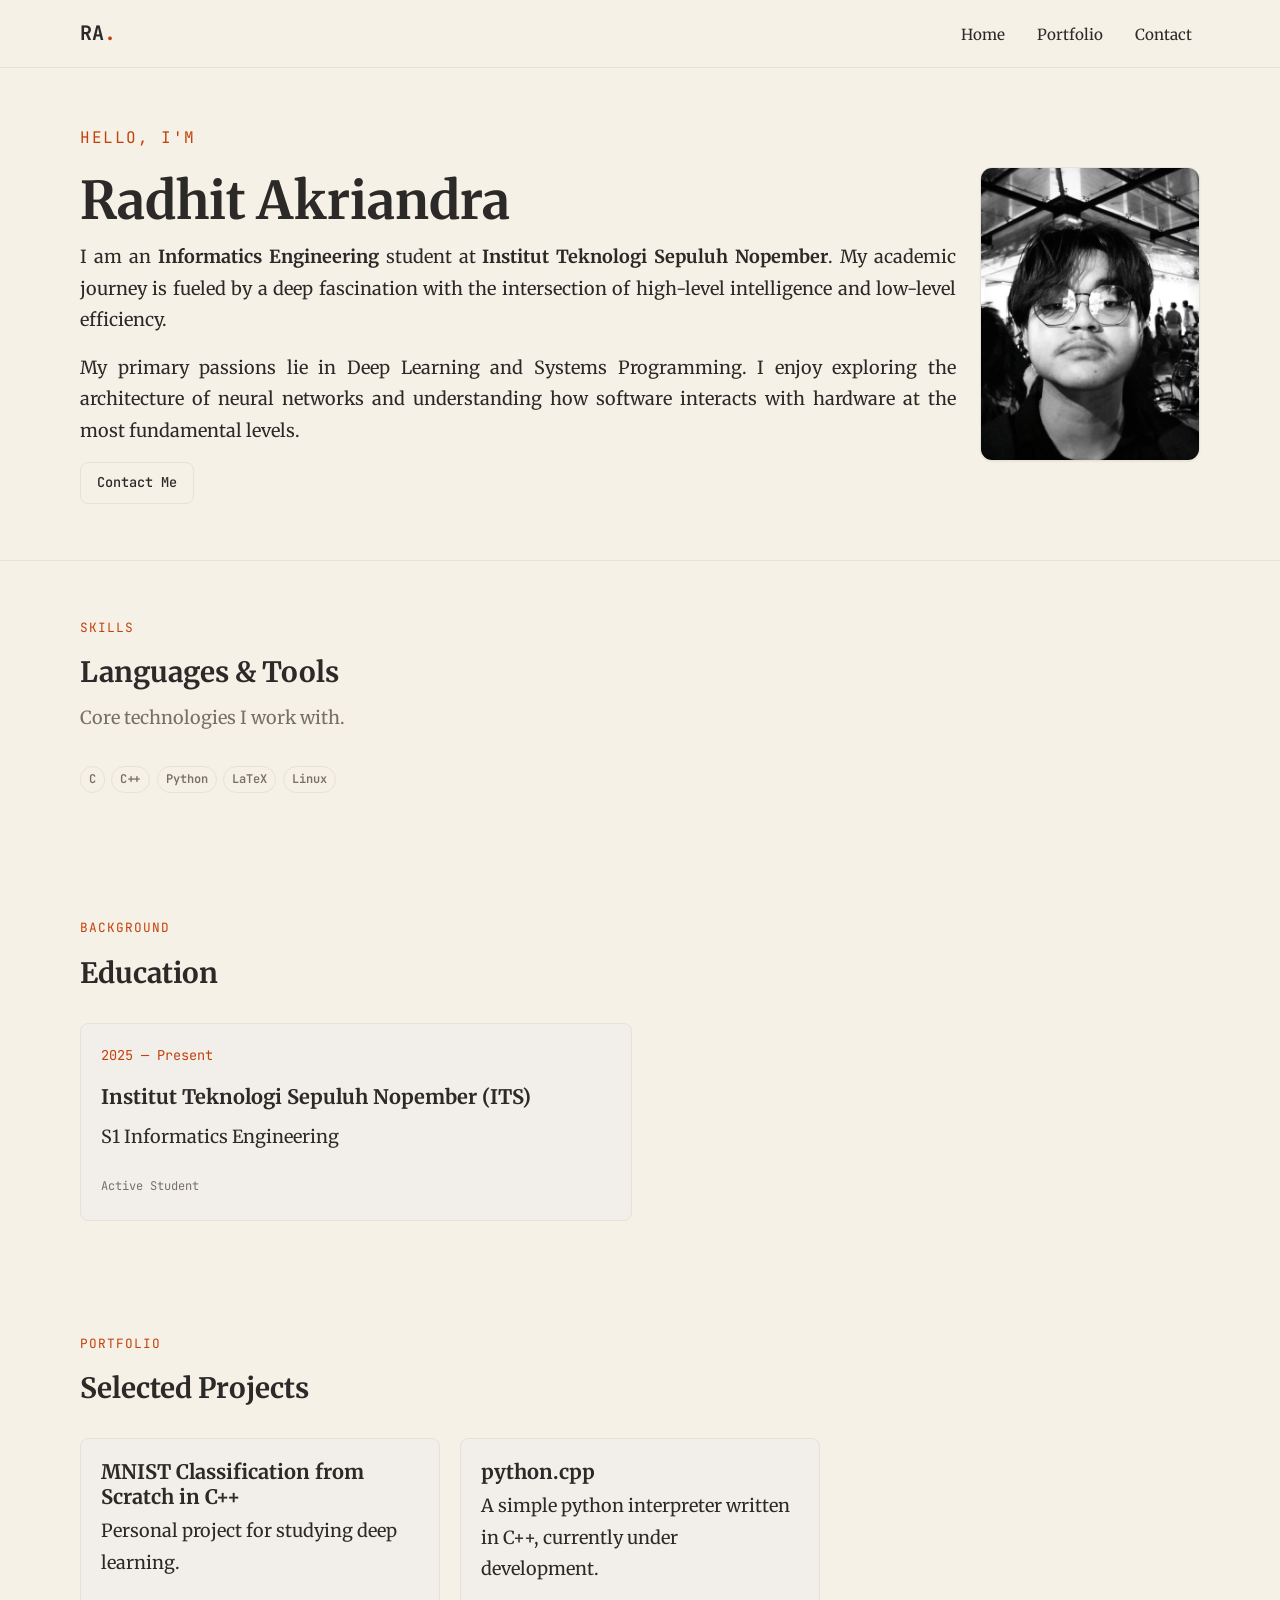
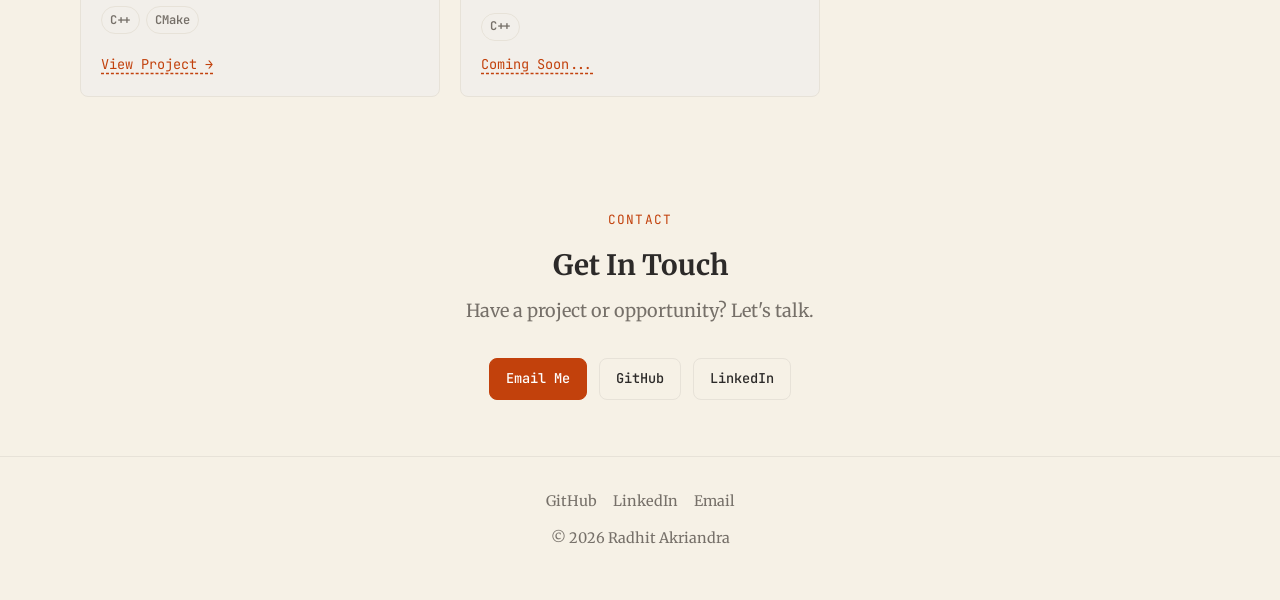
<file: tugas/tugas-1/index.html>
<!DOCTYPE html>
<html lang="en">
<head>
  <meta charset="UTF-8" />
  <meta name="viewport" content="width=device-width, initial-scale=1.0" />
  <title>Radhit Akriandra — Portfolio</title>
  <meta name="description" content="Radhit Akriandra — Informatics student. Skills, tools, education, and portfolio." />

  <link rel="preconnect" href="https://fonts.googleapis.com" />
  <link rel="preconnect" href="https://fonts.gstatic.com" crossorigin />
  <link
    href="https://fonts.googleapis.com/css2?family=JetBrains+Mono:ital,wght@0,400..700;1,400..700&family=Merriweather:ital,wght@0,300;0,400;0,700;1,300;1,400;1,700&display=swap"
    rel="stylesheet"
  />
  <link rel="stylesheet" href="css/style.css" />
</head>
<body>
  <header class="site-header">
    <nav class="navbar container" aria-label="Main navigation">
      <a class="logo" href="#home">RA<span>.</span></a>
      <ul class="nav-links">
        <li><a href="#home">Home</a></li>
        <li><a href="#portfolio">Portfolio</a></li>
        <li><a href="#contact">Contact</a></li>
      </ul>
    </nav>
  </header>

  <main>
    <section id="home" class="hero">
      <div class="container hero-inner">
        <div class="hero-text">
          <p class="greeting">Hello, I'm</p>
          <h1>Radhit Akriandra</h1>
          <p>
            I am an <strong>Informatics Engineering</strong> student at
            <strong>Institut Teknologi Sepuluh Nopember</strong>. My academic
            journey is fueled by a deep fascination with the intersection of
            high-level intelligence and low-level efficiency.
          </p>
          <p>
            My primary passions lie in Deep Learning and Systems Programming.
            I enjoy exploring the architecture of neural networks and
            understanding how software interacts with hardware at the most
            fundamental levels.
          </p>
          <a class="btn btn-outline" href="#contact">Contact Me</a>
        </div>
        <div class="hero-photo">
          <img src="images/profpic.jpg" alt="Portrait of Radhit Akriandra" />
        </div>
      </div>
    </section>

    <section id="skills">
      <div class="container">
        <div class="section-head">
          <p class="eyebrow">Skills</p>
          <h2>Languages &amp; Tools</h2>
          <p class="lead">Core technologies I work with.</p>
        </div>
        <div class="tags">
          <span class="tag">C</span>
          <span class="tag">C++</span>
          <span class="tag">Python</span>
          <span class="tag">LaTeX</span>
          <span class="tag">Linux</span>
        </div>
      </div>
    </section>

    <section id="education">
      <div class="container">
        <div class="section-head">
          <p class="eyebrow">Background</p>
          <h2>Education</h2>
        </div>
        <div class="timeline">
          <article class="card timeline-item">
            <p class="meta">2025 — Present</p>
            <h3>Institut Teknologi Sepuluh Nopember (ITS)</h3>
            <p>S1 Informatics Engineering</p>
            <span class="status">Active Student</span>
          </article>
        </div>
      </div>
    </section>

    <section id="portfolio">
      <div class="container">
        <div class="section-head">
          <p class="eyebrow">Portfolio</p>
          <h2>Selected Projects</h2>
        </div>
        <div class="projects-grid">
          <article class="card project-card">
            <div class="project-body">
              <h3>MNIST Classification from Scratch in C++</h3>
              <p>Personal project for studying deep learning.</p>
              <div class="tags"><span class="tag">C++</span><span class="tag">CMake</span></div>
              <a class="project-link" href="https://github.com/dhitshine/mnist-classification-in-cpp" target="_blank" rel="noreferrer">View Project →</a>
            </div>
          </article>
          <article class="card project-card">
            <div class="project-body">
              <h3>python.cpp</h3>
              <p>A simple python interpreter written in C++, currently under development.</p>
              <div class="tags"><span class="tag">C++</span></div>
              <span class="project-link project-soon">Coming Soon...</span>
            </div>
          </article>
        </div>
      </div>
    </section>

    <section id="contact">
      <div class="container contact-inner">
        <div class="section-head">
          <p class="eyebrow">Contact</p>
          <h2>Get In Touch</h2>
          <p class="lead">Have a project or opportunity? Let's talk.</p>
        </div>
        <div class="contact-links">
          <a class="btn btn-primary" href="mailto:rakriandra@gmail.com">Email Me</a>
          <a class="btn btn-outline" href="https://github.com/dhitshine" target="_blank" rel="noreferrer">GitHub</a>
          <a class="btn btn-outline" href="https://www.linkedin.com/in/radhit-akriandra/" target="_blank" rel="noreferrer">LinkedIn</a>
        </div>
      </div>
    </section>
  </main>

  <footer class="site-footer">
    <div class="container">
      <div class="footer-socials">
        <a href="https://github.com/dhitshine" target="_blank" rel="noreferrer">GitHub</a>
        <a href="https://www.linkedin.com/in/radhit-akriandra/" target="_blank" rel="noreferrer">LinkedIn</a>
        <a href="mailto:rakriandra@gmail.com">Email</a>
      </div>
      <p>&copy; 2026 Radhit Akriandra</p>
    </div>
  </footer>
</body>
</html>
</file>
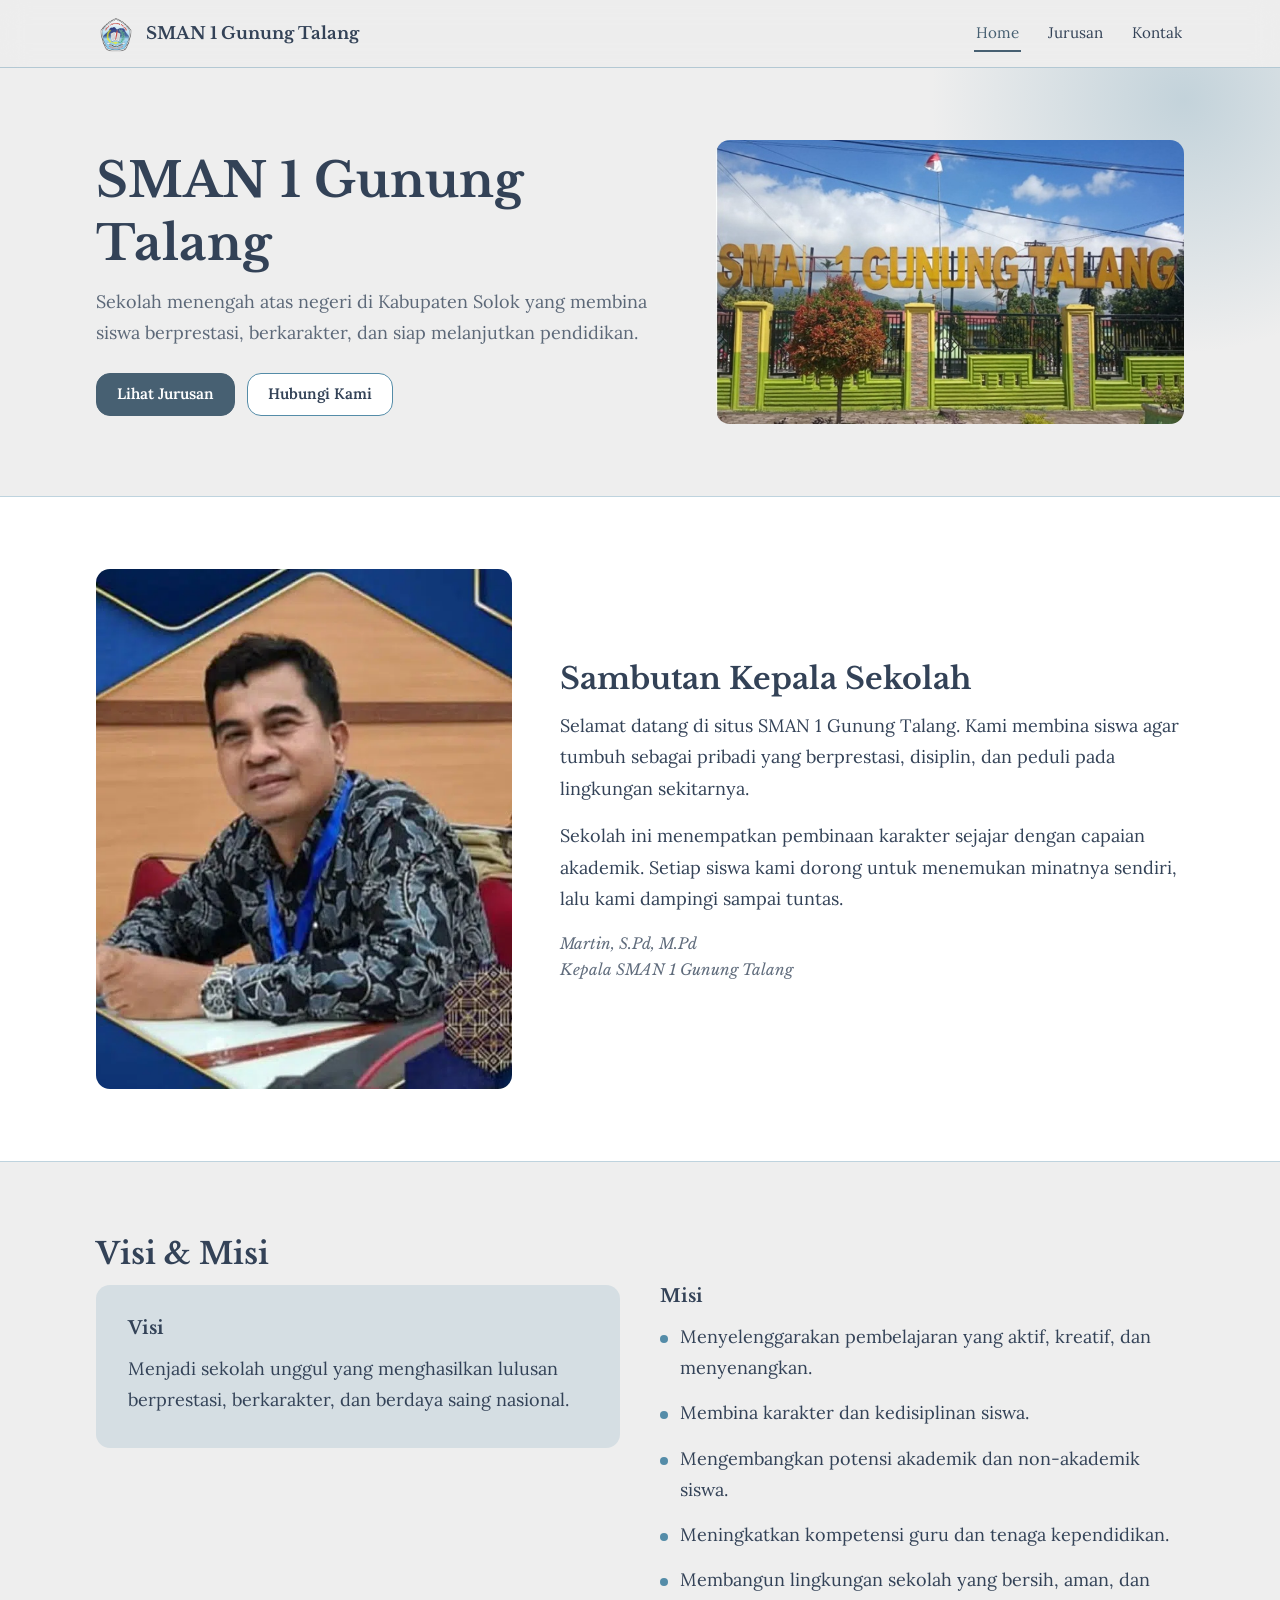
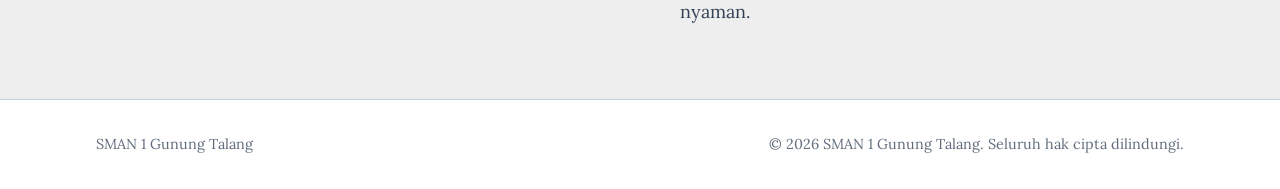
<file: tugas/tugas-2/index.html>
<!DOCTYPE html>
<html lang="id">
<head>
  <meta charset="UTF-8" />
  <meta name="viewport" content="width=device-width, initial-scale=1.0" />
  <title>SMAN 1 Gunung Talang - Sekolah Menengah Atas Negeri</title>
  <meta name="description" content="SMAN 1 Gunung Talang, sekolah menengah atas negeri di Kabupaten Solok. Informasi jurusan, sambutan kepala sekolah, visi dan misi, serta kontak sekolah." />

  <link rel="preconnect" href="https://fonts.googleapis.com" />
  <link rel="preconnect" href="https://fonts.gstatic.com" crossorigin />
  <link
    href="https://fonts.googleapis.com/css2?family=Libre+Baskerville:ital,wght@0,400;0,700;1,400&family=Lora:ital,wght@0,400..700;1,400..700&display=swap"
    rel="stylesheet"
  />
  <link rel="icon" href="images/logo-sekolah.png" />
  <link rel="stylesheet" href="css/style.css" />
</head>
<body>
  <header class="site-header">
    <nav class="navbar container" aria-label="Navigasi utama">
      <a class="logo" href="index.html">
        <img src="images/logo-sekolah.png" alt="Logo SMAN 1 Gunung Talang" width="480" height="465" />
        <span class="logo-text">SMAN 1 Gunung Talang</span>
      </a>
      <ul class="nav-links">
        <li><a href="index.html" aria-current="page">Home</a></li>
        <li><a href="jurusan.html">Jurusan</a></li>
        <li><a href="kontak.html">Kontak</a></li>
      </ul>
    </nav>
  </header>

  <main>
    <section id="beranda" class="hero">
      <div class="container hero-inner">
        <div class="hero-text">
          <h1>SMAN 1 Gunung Talang</h1>
          <p>
            Sekolah menengah atas negeri di Kabupaten Solok yang membina siswa
            berprestasi, berkarakter, dan siap melanjutkan pendidikan.
          </p>
          <div class="hero-actions">
            <a class="btn btn-primary" href="jurusan.html">Lihat Jurusan</a>
            <a class="btn btn-secondary" href="kontak.html">Hubungi Kami</a>
          </div>
        </div>
        <div class="hero-media">
          <img
            src="images/sekolah.jpg"
            alt="Papan nama dan gerbang SMAN 1 Gunung Talang"
            width="800"
            height="486"
            loading="eager"
          />
        </div>
      </div>
    </section>

    <section id="sambutan" class="sambutan">
      <div class="container sambutan-inner">
        <div class="sambutan-media">
          <img
            src="images/kepala-SMAN-1-Gunung-Talang-Martin-.jpg.webp"
            alt="Foto kepala sekolah, Martin, S.Pd, M.Pd"
            width="700"
            height="790"
            loading="lazy"
          />
        </div>
        <div class="sambutan-text">
          <h2>Sambutan Kepala Sekolah</h2>
          <p>
            Selamat datang di situs SMAN 1 Gunung Talang. Kami membina siswa
            agar tumbuh sebagai pribadi yang berprestasi, disiplin, dan
            peduli pada lingkungan sekitarnya.
          </p>
          <p>
            Sekolah ini menempatkan pembinaan karakter sejajar dengan capaian
            akademik. Setiap siswa kami dorong untuk menemukan minatnya
            sendiri, lalu kami dampingi sampai tuntas.
          </p>
          <p class="signature">
            Martin, S.Pd, M.Pd<br />
            Kepala SMAN 1 Gunung Talang
          </p>
        </div>
      </div>
    </section>

    <section id="visi-misi" class="visi-misi">
      <div class="container">
        <h2>Visi &amp; Misi</h2>
        <div class="visi-misi-inner">
          <div class="visi-panel">
            <h3>Visi</h3>
            <p>
              Menjadi sekolah unggul yang menghasilkan lulusan berprestasi,
              berkarakter, dan berdaya saing nasional.
            </p>
          </div>
          <div class="misi-panel">
            <h3>Misi</h3>
            <ul class="misi-list">
              <li>Menyelenggarakan pembelajaran yang aktif, kreatif, dan menyenangkan.</li>
              <li>Membina karakter dan kedisiplinan siswa.</li>
              <li>Mengembangkan potensi akademik dan non-akademik siswa.</li>
              <li>Meningkatkan kompetensi guru dan tenaga kependidikan.</li>
              <li>Membangun lingkungan sekolah yang bersih, aman, dan nyaman.</li>
            </ul>
          </div>
        </div>
      </div>
    </section>
  </main>

  <footer class="site-footer">
    <div class="container footer-inner">
      <p>SMAN 1 Gunung Talang</p>
      <p>&copy; 2026 SMAN 1 Gunung Talang. Seluruh hak cipta dilindungi.</p>
    </div>
  </footer>
</body>
</html>
</file>
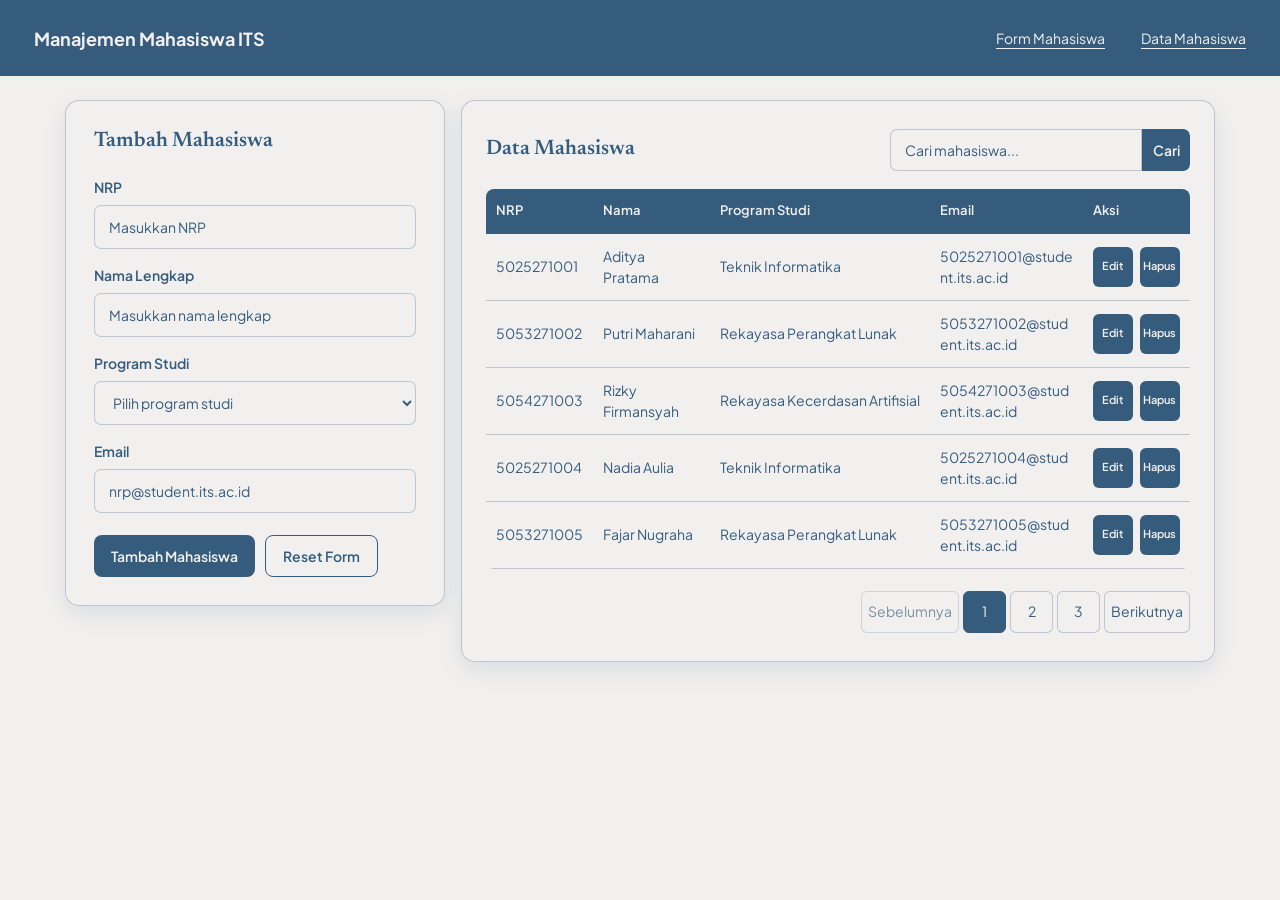
<file: tugas/tugas-3/index.html>
<!doctype html>
<html lang="id">
  <head>
    <meta charset="utf-8">
    <meta name="viewport" content="width=device-width, initial-scale=1">
    <link rel="preconnect" href="https://fonts.googleapis.com">
    <link rel="preconnect" href="https://fonts.gstatic.com" crossorigin>
    <link href="https://fonts.googleapis.com/css2?family=Newsreader:opsz,wght@6..72,500;6..72,600;6..72,700&family=Plus+Jakarta+Sans:wght@400;500;600;700&display=swap" rel="stylesheet">
    <meta name="theme-color" content="#F2F0EF">
    <title>Manajemen Mahasiswa ITS</title>
    <link rel="stylesheet" href="style.css">
  </head>
  <body>
    <header class="navbar">
      <a class="brand" href="#main-content">Manajemen Mahasiswa ITS</a>
      <nav class="nav-menu" aria-label="Navigasi utama">
        <a href="#form-mahasiswa">Form Mahasiswa</a>
        <a href="#data-mahasiswa">Data Mahasiswa</a>
      </nav>
    </header>

    <main class="container" id="main-content">
      <section class="card" id="form-mahasiswa" aria-labelledby="form-title">
        <h1 id="form-title">Tambah Mahasiswa</h1>
        <form>
          <div class="form-group">
            <label for="nrp">NRP</label>
            <input id="nrp" name="nrp" type="text" autocomplete="off" placeholder="Masukkan NRP">
          </div>
          <div class="form-group">
            <label for="nama">Nama Lengkap</label>
            <input id="nama" name="nama" type="text" autocomplete="name" placeholder="Masukkan nama lengkap">
          </div>
          <div class="form-group">
            <label for="program-studi">Program Studi</label>
            <select id="program-studi" name="programStudi">
              <option value="" selected>Pilih program studi</option>
              <option value="Teknik Informatika">Teknik Informatika</option>
              <option value="Rekayasa Perangkat Lunak">Rekayasa Perangkat Lunak</option>
              <option value="Rekayasa Kecerdasan Artifisial">Rekayasa Kecerdasan Artifisial</option>
            </select>
          </div>
          <div class="form-group">
            <label for="email">Email</label>
            <input id="email" name="email" type="email" autocomplete="email" placeholder="nrp@student.its.ac.id">
          </div>
          <div class="form-actions">
            <button class="btn btn-primary" type="button">Tambah Mahasiswa</button>
            <button class="btn btn-secondary" type="reset">Reset Form</button>
          </div>
        </form>
      </section>

      <section class="card data-card" id="data-mahasiswa" aria-labelledby="data-title">
        <div class="table-header">
          <h2 id="data-title">Data Mahasiswa</h2>
          <div class="search-box">
            <label class="sr-only" for="cari">Cari mahasiswa</label>
            <input id="cari" name="cari" type="search" placeholder="Cari mahasiswa...">
            <button class="btn btn-primary" type="button">Cari</button>
          </div>
        </div>

        <div class="table-scroll">
          <table>
            <caption class="sr-only">Daftar contoh mahasiswa beserta NRP, nama, program studi, email, dan aksi.</caption>
            <thead>
              <tr>
                <th scope="col">NRP</th>
                <th scope="col">Nama</th>
                <th scope="col">Program Studi</th>
                <th scope="col">Email</th>
                <th scope="col">Aksi</th>
              </tr>
            </thead>
            <tbody>
              <tr>
                <td>5025271001</td>
                <td>Aditya Pratama</td>
                <td>Teknik Informatika</td>
                <td>5025271001@student.its.ac.id</td>
                <td><div class="actions"><button class="action edit" type="button" aria-label="Edit Aditya Pratama">Edit</button><button class="action delete" type="button" aria-label="Hapus Aditya Pratama">Hapus</button></div></td>
              </tr>
              <tr>
                <td>5053271002</td>
                <td>Putri Maharani</td>
                <td>Rekayasa Perangkat Lunak</td>
                <td>5053271002@student.its.ac.id</td>
                <td><div class="actions"><button class="action edit" type="button" aria-label="Edit Putri Maharani">Edit</button><button class="action delete" type="button" aria-label="Hapus Putri Maharani">Hapus</button></div></td>
              </tr>
              <tr>
                <td>5054271003</td>
                <td>Rizky Firmansyah</td>
                <td>Rekayasa Kecerdasan Artifisial</td>
                <td>5054271003@student.its.ac.id</td>
                <td><div class="actions"><button class="action edit" type="button" aria-label="Edit Rizky Firmansyah">Edit</button><button class="action delete" type="button" aria-label="Hapus Rizky Firmansyah">Hapus</button></div></td>
              </tr>
              <tr>
                <td>5025271004</td>
                <td>Nadia Aulia</td>
                <td>Teknik Informatika</td>
                <td>5025271004@student.its.ac.id</td>
                <td><div class="actions"><button class="action edit" type="button" aria-label="Edit Nadia Aulia">Edit</button><button class="action delete" type="button" aria-label="Hapus Nadia Aulia">Hapus</button></div></td>
              </tr>
              <tr>
                <td>5053271005</td>
                <td>Fajar Nugraha</td>
                <td>Rekayasa Perangkat Lunak</td>
                <td>5053271005@student.its.ac.id</td>
                <td><div class="actions"><button class="action edit" type="button" aria-label="Edit Fajar Nugraha">Edit</button><button class="action delete" type="button" aria-label="Hapus Fajar Nugraha">Hapus</button></div></td>
              </tr>
            </tbody>
          </table>
        </div>

        <nav class="pagination" aria-label="Halaman data mahasiswa">
          <button type="button" aria-label="Halaman sebelumnya" disabled>Sebelumnya</button>
          <button class="active" type="button" aria-current="page">1</button>
          <button type="button">2</button>
          <button type="button">3</button>
          <button type="button" aria-label="Halaman berikutnya">Berikutnya</button>
        </nav>
      </section>
    </main>
  </body>
</html>
</file>
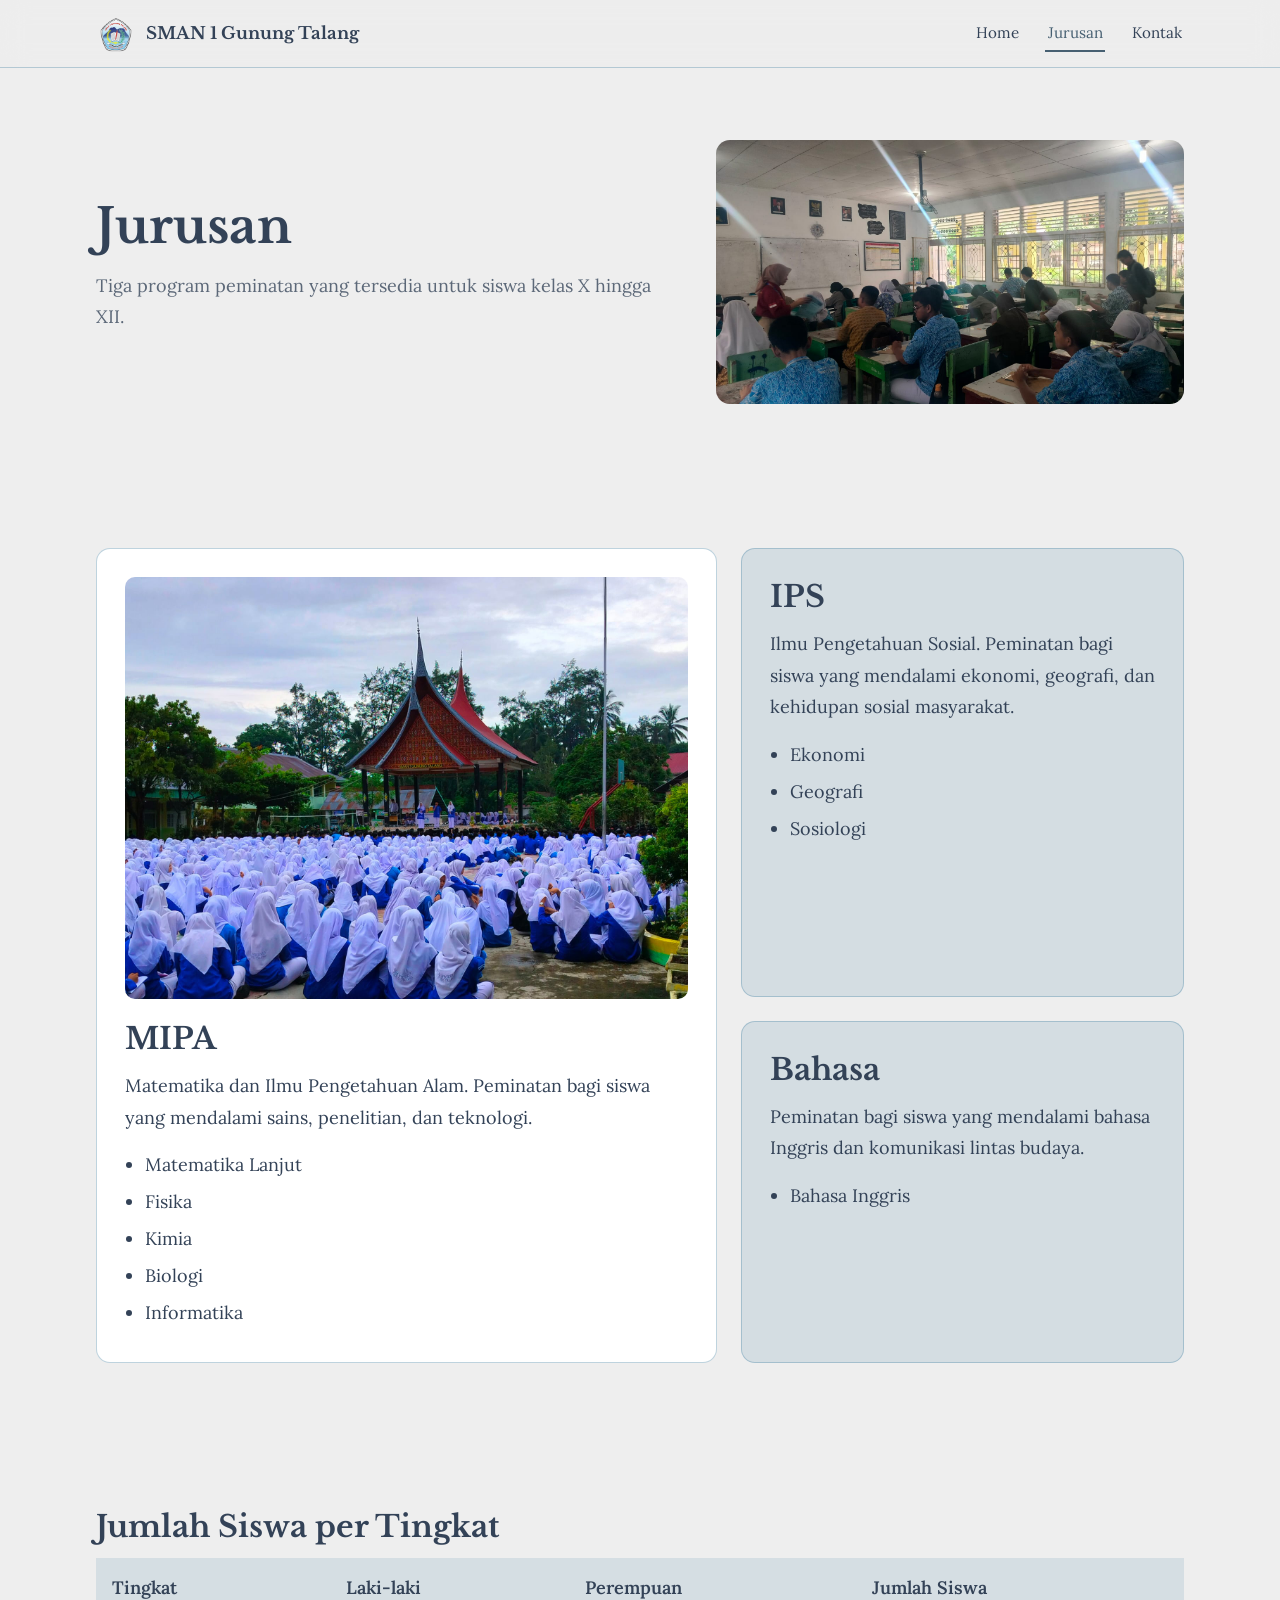
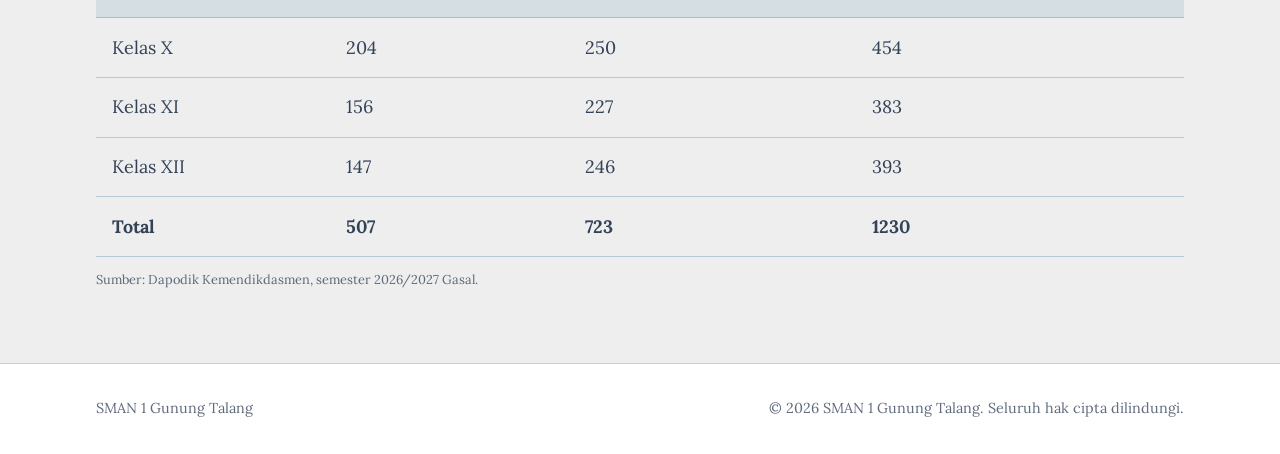
<file: tugas/tugas-2/jurusan.html>
<!DOCTYPE html>
<html lang="id">
<head>
  <meta charset="UTF-8" />
  <meta name="viewport" content="width=device-width, initial-scale=1.0" />
  <title>Jurusan - SMAN 1 Gunung Talang</title>
  <meta name="description" content="Program peminatan MIPA, IPS, dan Bahasa di SMAN 1 Gunung Talang, lengkap dengan jumlah siswa tiap jurusan." />

  <link rel="preconnect" href="https://fonts.googleapis.com" />
  <link rel="preconnect" href="https://fonts.gstatic.com" crossorigin />
  <link
    href="https://fonts.googleapis.com/css2?family=Libre+Baskerville:ital,wght@0,400;0,700;1,400&family=Lora:ital,wght@0,400..700;1,400..700&display=swap"
    rel="stylesheet"
  />
  <link rel="icon" href="images/logo-sekolah.png" />
  <link rel="stylesheet" href="css/style.css" />
</head>
<body>
  <header class="site-header">
    <nav class="navbar container" aria-label="Navigasi utama">
      <a class="logo" href="index.html">
        <img src="images/logo-sekolah.png" alt="Logo SMAN 1 Gunung Talang" width="480" height="465" />
        <span class="logo-text">SMAN 1 Gunung Talang</span>
      </a>
      <ul class="nav-links">
        <li><a href="index.html">Home</a></li>
        <li><a href="jurusan.html" aria-current="page">Jurusan</a></li>
        <li><a href="kontak.html">Kontak</a></li>
      </ul>
    </nav>
  </header>

  <main>
    <section class="page-head">
      <div class="container page-head-inner">
        <div class="page-head-text">
          <h1>Jurusan</h1>
          <p class="lead">
            Tiga program peminatan yang tersedia untuk siswa kelas X hingga XII.
          </p>
        </div>
        <div class="page-head-media">
          <img
            src="images/suasana-ruang-kelas.jpeg"
            alt="Suasana kegiatan belajar di ruang kelas SMAN 1 Gunung Talang"
            width="1600"
            height="902"
            loading="lazy"
          />
        </div>
      </div>
    </section>

    <section class="jurusan">
      <div class="container">
        <div class="jurusan-grid">
          <article class="jurusan-card">
            <img
              src="images/suasana-sekolah.jpeg"
              alt="Suasana siswa berkumpul di halaman SMAN 1 Gunung Talang"
              width="1600"
              height="1200"
              loading="lazy"
            />
            <h2>MIPA</h2>
            <p>
              Matematika dan Ilmu Pengetahuan Alam. Peminatan bagi siswa yang
              mendalami sains, penelitian, dan teknologi.
            </p>
            <ul>
              <li>Matematika Lanjut</li>
              <li>Fisika</li>
              <li>Kimia</li>
              <li>Biologi</li>
              <li>Informatika</li>
            </ul>
          </article>

          <article class="jurusan-card">
            <h2>IPS</h2>
            <p>
              Ilmu Pengetahuan Sosial. Peminatan bagi siswa yang mendalami
              ekonomi, geografi, dan kehidupan sosial masyarakat.
            </p>
            <ul>
              <li>Ekonomi</li>
              <li>Geografi</li>
              <li>Sosiologi</li>
            </ul>
          </article>

          <article class="jurusan-card">
            <h2>Bahasa</h2>
            <p>
              Peminatan bagi siswa yang mendalami bahasa Inggris dan komunikasi
              lintas budaya.
            </p>
            <ul>
              <li>Bahasa Inggris</li>
            </ul>
          </article>
        </div>
      </div>
    </section>

    <section class="table-section">
      <div class="container">
        <h2>Jumlah Siswa per Tingkat</h2>
        <div class="table-wrap">
          <table>
            <caption>Sumber: Dapodik Kemendikdasmen, semester 2026/2027 Gasal.</caption>
            <thead>
              <tr>
                <th scope="col">Tingkat</th>
                <th scope="col">Laki-laki</th>
                <th scope="col">Perempuan</th>
                <th scope="col">Jumlah Siswa</th>
              </tr>
            </thead>
            <tbody>
              <tr>
                <td>Kelas X</td>
                <td>204</td>
                <td>250</td>
                <td>454</td>
              </tr>
              <tr>
                <td>Kelas XI</td>
                <td>156</td>
                <td>227</td>
                <td>383</td>
              </tr>
              <tr>
                <td>Kelas XII</td>
                <td>147</td>
                <td>246</td>
                <td>393</td>
              </tr>
              <tr class="total">
                <td>Total</td>
                <td>507</td>
                <td>723</td>
                <td>1230</td>
              </tr>
            </tbody>
          </table>
        </div>
      </div>
    </section>
  </main>

  <footer class="site-footer">
    <div class="container footer-inner">
      <p>SMAN 1 Gunung Talang</p>
      <p>&copy; 2026 SMAN 1 Gunung Talang. Seluruh hak cipta dilindungi.</p>
    </div>
  </footer>
</body>
</html>
</file>
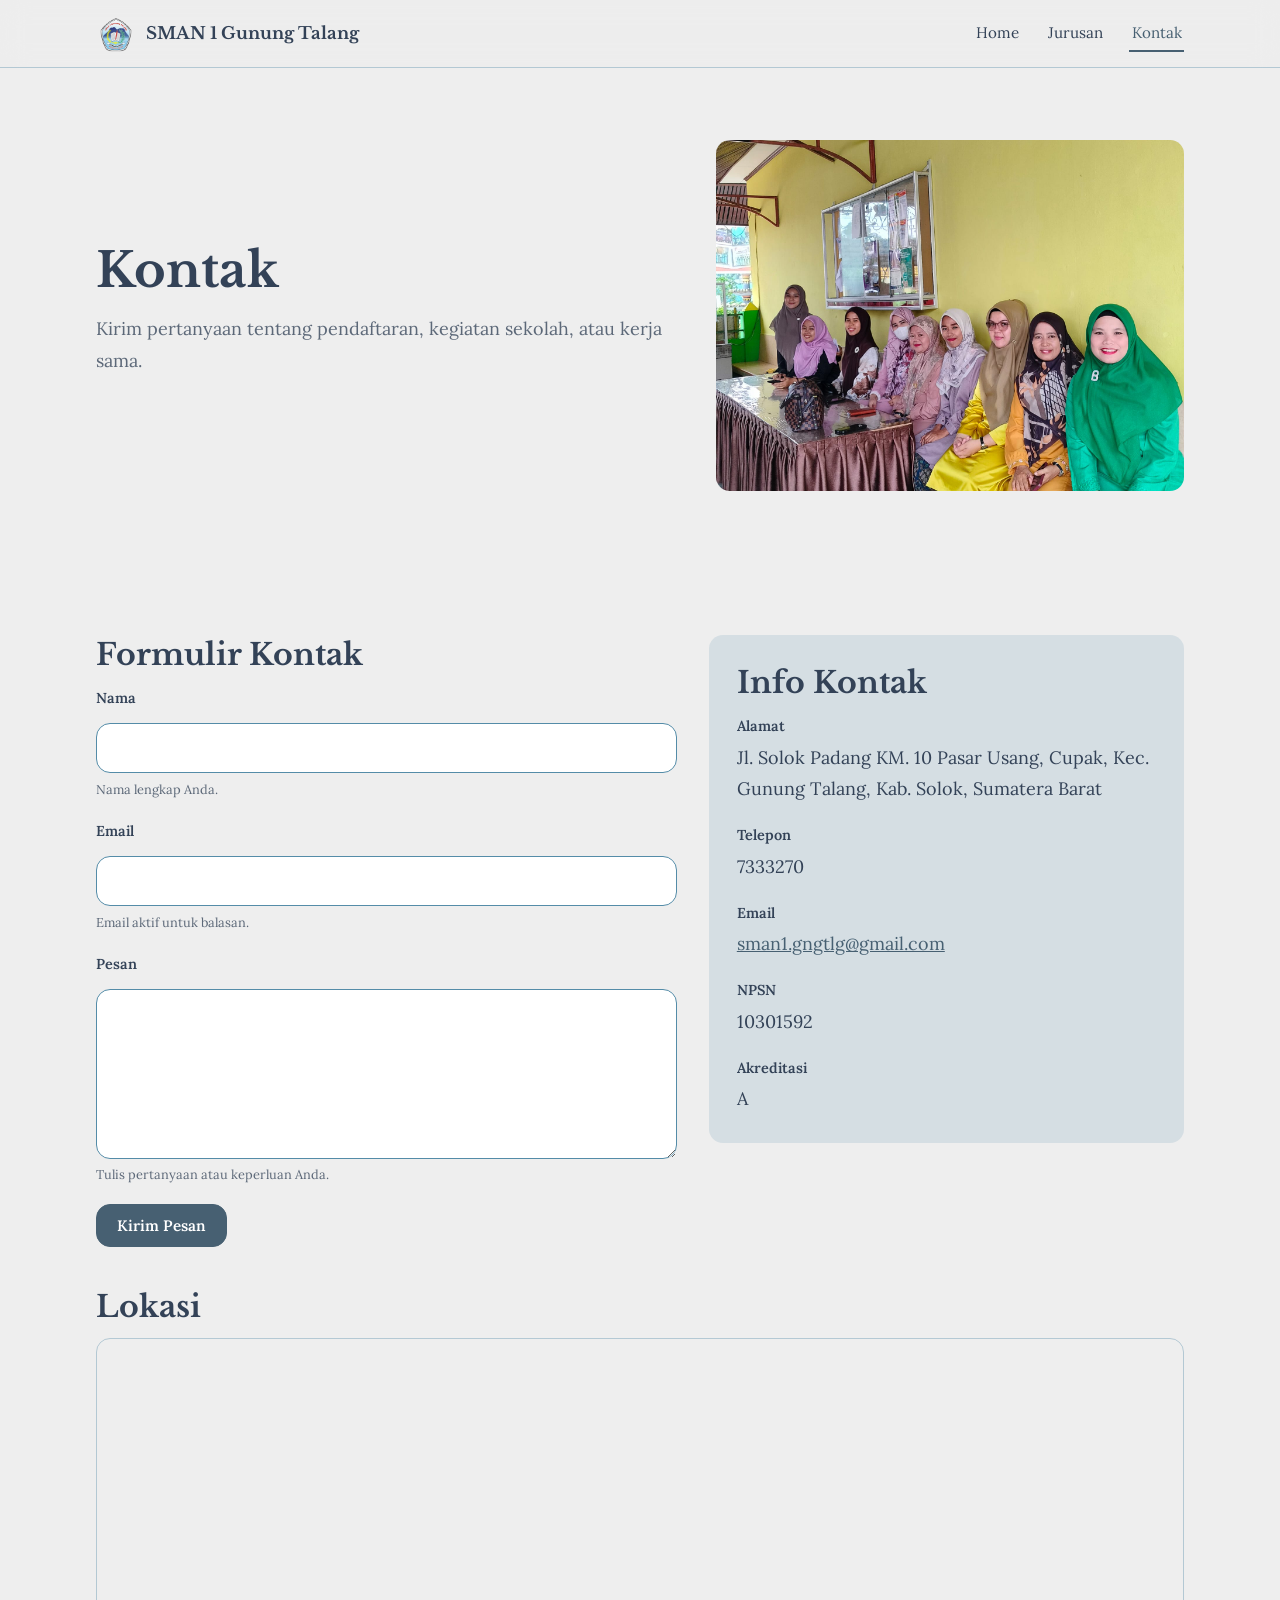
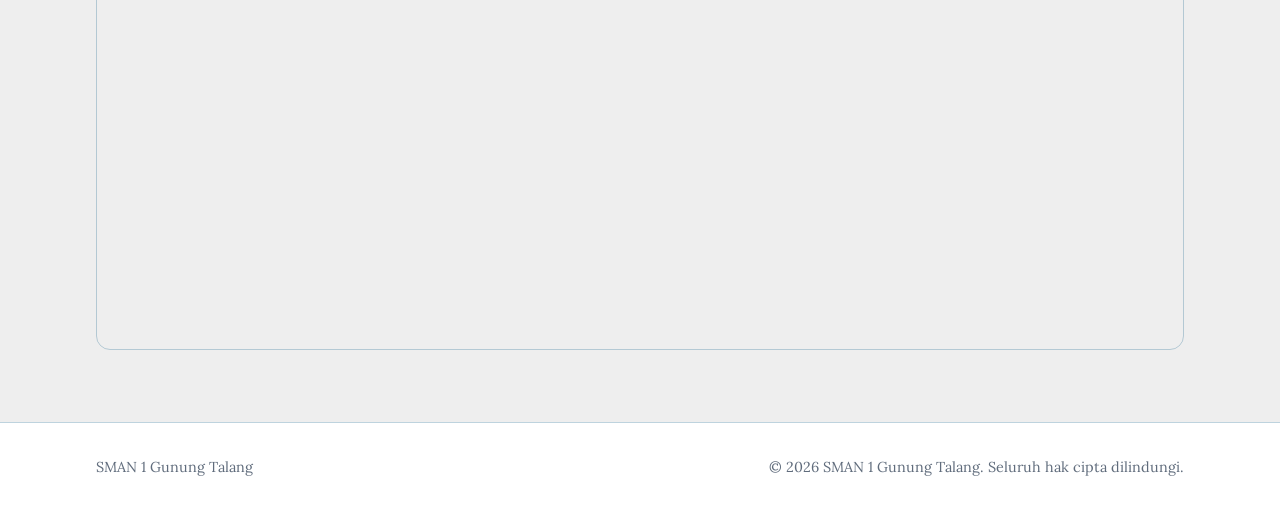
<file: tugas/tugas-2/kontak.html>
<!DOCTYPE html>
<html lang="id">
<head>
  <meta charset="UTF-8" />
  <meta name="viewport" content="width=device-width, initial-scale=1.0" />
  <title>Kontak - SMAN 1 Gunung Talang</title>
  <meta name="description" content="Alamat, email, dan formulir kontak SMAN 1 Gunung Talang untuk pertanyaan pendaftaran, kegiatan sekolah, dan kerja sama." />

  <link rel="preconnect" href="https://fonts.googleapis.com" />
  <link rel="preconnect" href="https://fonts.gstatic.com" crossorigin />
  <link
    href="https://fonts.googleapis.com/css2?family=Libre+Baskerville:ital,wght@0,400;0,700;1,400&family=Lora:ital,wght@0,400..700;1,400..700&display=swap"
    rel="stylesheet"
  />
  <link rel="icon" href="images/logo-sekolah.png" />
  <link rel="stylesheet" href="css/style.css" />
</head>
<body>
  <header class="site-header">
    <nav class="navbar container" aria-label="Navigasi utama">
      <a class="logo" href="index.html">
        <img src="images/logo-sekolah.png" alt="Logo SMAN 1 Gunung Talang" width="480" height="465" />
        <span class="logo-text">SMAN 1 Gunung Talang</span>
      </a>
      <ul class="nav-links">
        <li><a href="index.html">Home</a></li>
        <li><a href="jurusan.html">Jurusan</a></li>
        <li><a href="kontak.html" aria-current="page">Kontak</a></li>
      </ul>
    </nav>
  </header>

  <main>
    <section class="page-head">
      <div class="container page-head-inner">
        <div class="page-head-text">
          <h1>Kontak</h1>
          <p class="lead">
            Kirim pertanyaan tentang pendaftaran, kegiatan sekolah, atau kerja sama.
          </p>
        </div>
        <div class="page-head-media">
          <img
            src="images/fto-beberapa-guru.jpeg"
            alt="Beberapa guru SMAN 1 Gunung Talang"
            width="1600"
            height="1200"
            loading="lazy"
          />
        </div>
      </div>
    </section>

    <section class="kontak">
      <div class="container">
        <div class="kontak-grid">
          <div class="kontak-form">
            <h2>Formulir Kontak</h2>

            <form action="#" method="post">
              <div class="field">
                <label for="nama">Nama</label>
                <input type="text" id="nama" name="nama" required />
                <p class="hint">Nama lengkap Anda.</p>
              </div>
              <div class="field">
                <label for="email">Email</label>
                <input type="email" id="email" name="email" required />
                <p class="hint">Email aktif untuk balasan.</p>
              </div>
              <div class="field">
                <label for="pesan">Pesan</label>
                <textarea id="pesan" name="pesan" rows="6" required></textarea>
                <p class="hint">Tulis pertanyaan atau keperluan Anda.</p>
              </div>
              <button type="submit" class="btn btn-primary">Kirim Pesan</button>
            </form>
          </div>

          <div class="kontak-info">
            <h2>Info Kontak</h2>
            <dl>
              <dt>Alamat</dt>
              <dd>Jl. Solok Padang KM. 10 Pasar Usang, Cupak, Kec. Gunung Talang, Kab. Solok, Sumatera Barat</dd>
              <dt>Telepon</dt>
              <dd>7333270</dd>
              <dt>Email</dt>
              <dd><a href="mailto:sman1.gngtlg@gmail.com">sman1.gngtlg@gmail.com</a></dd>
              <dt>NPSN</dt>
              <dd>10301592</dd>
              <dt>Akreditasi</dt>
              <dd>A</dd>
            </dl>
          </div>
        </div>

        <div class="kontak-map">
          <h2>Lokasi</h2>
          <iframe
            class="map-frame"
            src="https://maps.google.com/maps?q=SMAN+1+Gunung+Talang%2C+Jl.+Solok+Padang+KM+10%2C+Pasar+Usang%2C+Cupak%2C+Kabupaten+Solok%2C+Sumatera+Barat&z=15&hl=id&output=embed"
            title="Peta lokasi SMAN 1 Gunung Talang"
            loading="lazy"
            allowfullscreen
          ></iframe>
        </div>
      </div>
    </section>
  </main>

  <footer class="site-footer">
    <div class="container footer-inner">
      <p>SMAN 1 Gunung Talang</p>
      <p>&copy; 2026 SMAN 1 Gunung Talang. Seluruh hak cipta dilindungi.</p>
    </div>
  </footer>
</body>
</html>
</file>
<file: tugas/tugas-1/css/style.css>
:root {
  --background: #f6f1e6;
  --foreground: #2c2a29;
  --accent: #c2410c;
  --accent-foreground: #ffffff;
  --muted: #f2efea;
  --muted-foreground: #767069;
  --border: #e7e2d8;

  --font-app: "Merriweather", Georgia, serif;
  --font-mono: "JetBrains Mono", ui-monospace, monospace;

  --max-w: 72rem;
  --radius: 0.5rem;
  --gap: 1.5rem;
}

* {
  box-sizing: border-box;
  margin: 0;
  padding: 0;
  border-color: var(--border);
}

html {
  scroll-behavior: smooth;
}

body {
  background: var(--background);
  color: var(--foreground);
  font-family: var(--font-app);
  font-size: 17px;
  line-height: 1.75;
  -webkit-font-smoothing: antialiased;
}

img {
  max-width: 100%;
  display: block;
}

h1, h2, h3, h4, h5, h6 {
  font-family: var(--font-app);
  line-height: 1.25;
  margin-bottom: 0.75rem;
}

h1 { font-size: 2.5rem; font-weight: 700; }
h2 { font-size: 1.75rem; font-weight: 700; }
h3 { font-size: 1.25rem; font-weight: 700; }

a {
  color: inherit;
  text-decoration: none;
}

a:hover {
  color: var(--accent);
}

p {
  margin-bottom: 1rem;
}

section {
  padding: 3.5rem 0;
}

:target {
  scroll-margin-block: 5rem;
}

.container {
  max-width: var(--max-w);
  margin-inline: auto;
  padding-inline: 1rem;
  width: 100%;
}

.section-head {
  margin-bottom: 2rem;
}

.section-head .eyebrow {
  font-family: var(--font-mono);
  font-size: 0.8rem;
  color: var(--accent);
  text-transform: uppercase;
  letter-spacing: 0.08em;
}

.section-head p.lead {
  color: var(--muted-foreground);
}

header.site-header {
  position: sticky;
  top: 0;
  z-index: 50;
  background: var(--background);
  border-bottom: 1px solid var(--border);
}

nav.navbar {
  display: flex;
  align-items: center;
  justify-content: space-between;
  flex-wrap: wrap;
  gap: 0.5rem;
  padding-block: 1rem;
}

.logo {
  font-family: var(--font-mono);
  font-weight: 700;
  font-size: 1.25rem;
}

.logo span {
  color: var(--accent);
}

.nav-links {
  display: flex;
  align-items: center;
  flex-wrap: wrap;
  gap: 0.5rem 1rem;
  list-style: none;
}

.nav-links a {
  padding: 0.25rem 0.5rem;
  font-size: 0.95rem;
}

.nav-links a:hover {
  text-decoration: underline;
  text-decoration-style: wavy;
  text-decoration-color: var(--accent);
  text-underline-offset: 6px;
}

.btn {
  display: inline-flex;
  align-items: center;
  gap: 0.4rem;
  padding: 0.5rem 1rem;
  border-radius: var(--radius);
  border: 1px solid var(--border);
  font-family: var(--font-mono);
  font-size: 0.85rem;
  font-weight: 500;
  transition: background-color 0.2s ease, color 0.2s ease, border-color 0.2s ease;
  cursor: pointer;
}

.btn:hover {
  border-color: var(--accent);
  color: var(--accent);
}

.btn-primary {
  background: var(--accent);
  color: var(--accent-foreground);
  border-color: var(--accent);
}

.btn-primary:hover {
  background: var(--accent-foreground);
  color: var(--accent);
}

.btn-outline {
  background: transparent;
}

.hero {
  border-bottom: 1px solid var(--border);
}

.hero-inner {
  display: flex;
  flex-direction: column-reverse;
  gap: var(--gap);
  align-items: center;
}

.hero-text h1 {
  font-size: 2.75rem;
  margin-bottom: 0.5rem;
}

.hero-text .greeting {
  font-family: var(--font-mono);
  color: var(--accent);
  font-size: 1rem;
  text-transform: uppercase;
  letter-spacing: 0.1em;
}

.hero-text p:not(.greeting) {
  text-align: justify;
  hyphens: auto;
}

.hero-photo {
  flex-shrink: 0;
}

.hero-photo img {
  width: 180px;
  aspect-ratio: 3 / 4;
  object-fit: cover;
  border-radius: 0.75rem;
  border: 1px solid var(--border);
  box-shadow: 0 1px 2px 0 rgb(0 0 0 / 0.05);
}

.card {
  background: var(--muted);
  border: 1px solid var(--border);
  border-radius: var(--radius);
  padding: 1.25rem;
}

.tools-grid {
  display: grid;
  grid-template-columns: 1fr;
  gap: 1rem;
}

.tool-card {
  display: flex;
  align-items: center;
  gap: 0.75rem;
}

.tool-card .tool-icon {
  font-size: 1.5rem;
}

.tool-card .tool-cat {
  font-family: var(--font-mono);
  font-size: 0.75rem;
  color: var(--muted-foreground);
}

.timeline {
  display: grid;
  grid-template-columns: 1fr;
  gap: 1rem;
}

.timeline-item .meta {
  font-family: var(--font-mono);
  font-size: 0.85rem;
  color: var(--accent);
}

.timeline-item .status {
  font-family: var(--font-mono);
  font-size: 0.75rem;
  color: var(--muted-foreground);
}

.projects-grid {
  display: grid;
  grid-template-columns: 1fr;
  gap: 1.25rem;
}

.project-card {
  display: flex;
  flex-direction: column;
  overflow: hidden;
  padding: 0;
}

.project-body {
  flex: 1;
  display: flex;
  flex-direction: column;
  padding: 1.25rem;
}

.project-body h3 {
  margin-bottom: 0.4rem;
}

.tags {
  display: flex;
  flex-wrap: wrap;
  gap: 0.4rem;
  margin-block: 0.75rem;
}

.tag {
  font-family: var(--font-mono);
  font-size: 0.75rem;
  font-weight: 600;
  padding: 0.15rem 0.5rem;
  border: 1px solid var(--border);
  border-radius: 999px;
  color: var(--muted-foreground);
}

.project-link {
  margin-top: auto;
  font-family: var(--font-mono);
  font-size: 0.85rem;
  color: var(--accent);
  text-decoration: underline;
  text-decoration-style: dashed;
  text-underline-offset: 4px;
}

.project-soon {
  cursor: default;
}

.contact-inner {
  text-align: center;
}

.contact-links {
  display: flex;
  flex-wrap: wrap;
  justify-content: center;
  gap: 0.75rem;
  margin-top: 1.5rem;
}

footer.site-footer {
  border-top: 1px solid var(--border);
  padding-block: 2rem;
  text-align: center;
  font-size: 0.9rem;
  color: var(--muted-foreground);
}

.footer-socials {
  display: flex;
  justify-content: center;
  gap: 1rem;
  margin-bottom: 0.75rem;
}

.footer-socials a:hover {
  color: var(--accent);
}

@media (min-width: 640px) {
  .tools-grid {
    grid-template-columns: 1fr 1fr;
  }

  .timeline {
    grid-template-columns: 1fr 1fr;
  }

  .projects-grid {
    grid-template-columns: 1fr 1fr;
  }
}

@media (min-width: 768px) {
  body {
    font-size: 18px;
  }

  .hero-inner {
    flex-direction: row;
    justify-content: space-between;
    text-align: left;
  }

  .hero-photo img {
    width: 220px;
  }

  .hero-text h1 {
    font-size: 3.25rem;
  }
}

@media (min-width: 1024px) {
  .tools-grid {
    grid-template-columns: 1fr 1fr 1fr;
  }

  .projects-grid {
    grid-template-columns: 1fr 1fr 1fr;
  }
}
</file>
<file: tugas/tugas-2/css/style.css>
:root {
  --background: #EEEEEE;
  --surface: #FFFFFF;
  --foreground: #334257;
  --heading: #334257;
  --muted-foreground: rgb(51 66 87 / 0.78);
  --accent: #476072;
  --accent-foreground: #FFFFFF;
  --accent-mid: #548CA8;
  --accent-soft: rgb(84 140 168 / 0.16);
  --border: rgb(84 140 168 / 0.38);

  --font-body: "Lora", Georgia, "Times New Roman", serif;
  --font-display: "Libre Baskerville", Georgia, "Times New Roman", serif;

  --max-w: 72rem;
  --radius: 14px;
  --gap: 1.5rem;
}

*,
*::before,
*::after {
  box-sizing: border-box;
}

html {
  scroll-behavior: smooth;
}

body {
  margin: 0;
  background: var(--background);
  color: var(--foreground);
  font-family: var(--font-body);
  font-size: 17px;
  line-height: 1.75;
  -webkit-font-smoothing: antialiased;
}

h1,
h2,
h3 {
  margin: 0 0 0.75rem;
  font-family: var(--font-display);
  font-weight: 700;
  line-height: 1.3;
  letter-spacing: normal;
  color: var(--heading);
}

h1 { font-size: 2rem; }
h2 { font-size: 1.5rem; }
h3 { font-size: 1.125rem; }

p {
  margin: 0 0 1rem;
  max-width: 65ch;
}

ul,
ol {
  margin: 0 0 1rem;
  padding-left: 1.25rem;
}

li {
  margin-bottom: 0.35rem;
}

a {
  color: var(--accent);
  text-decoration: none;
}

a:hover,
a:focus-visible {
  color: var(--heading);
}

img {
  display: block;
  max-width: 100%;
  height: auto;
}

:target {
  scroll-margin-block: 6rem;
}

.container {
  width: 100%;
  max-width: var(--max-w);
  margin-inline: auto;
  padding-inline: 1rem;
}

section {
  padding-block: 3rem;
}

header.site-header {
  position: sticky;
  top: 0;
  z-index: 50;
  background: rgb(238 238 238 / 0.72);
  -webkit-backdrop-filter: blur(14px) saturate(140%);
  backdrop-filter: blur(14px) saturate(140%);
  border-bottom: 1px solid var(--border);
}

@supports not ((backdrop-filter: blur(1px)) or (-webkit-backdrop-filter: blur(1px))) {
  header.site-header {
    background: var(--background);
  }
}

@media (prefers-reduced-transparency: reduce) {
  header.site-header {
    background: var(--background);
    -webkit-backdrop-filter: none;
    backdrop-filter: none;
  }
}

nav.navbar {
  display: flex;
  justify-content: space-between;
  align-items: center;
  gap: 0.75rem;
  flex-wrap: wrap;
  padding-block: 0.85rem;
}

.logo {
  display: flex;
  align-items: center;
  gap: 0.65rem;
}

.logo img {
  width: 40px;
  height: 40px;
}

.logo-text {
  font-family: var(--font-display);
  font-weight: 700;
  font-size: 1.05rem;
  line-height: 1.2;
  color: var(--heading);
}

.nav-links {
  display: flex;
  align-items: center;
  gap: 0.25rem 1.5rem;
  margin: 0;
  padding: 0;
  list-style: none;
}

.nav-links li {
  margin: 0;
}

.nav-links a {
  display: inline-block;
  font-size: 0.95rem;
  padding: 0.35rem 0.15rem;
  background-image: linear-gradient(var(--accent), var(--accent));
  background-repeat: no-repeat;
  background-position: 0 100%;
  background-size: 0 2px;
  transition: color .22s ease, background-size .22s ease;
  color: var(--foreground);
}

.nav-links a:hover,
.nav-links a:focus-visible {
  color: var(--accent);
  background-image: linear-gradient(var(--accent-mid), var(--accent-mid));
  background-size: 100% 2px;
}

.nav-links a[aria-current="page"] {
  color: var(--accent);
  background-size: 100% 2px;
}

.btn {
  display: inline-flex;
  align-items: center;
  justify-content: center;
  padding: 0.7rem 1.25rem;
  border-radius: var(--radius);
  border: 1px solid transparent;
  font-family: var(--font-body);
  font-size: 0.95rem;
  font-weight: 600;
  line-height: 1.2;
  text-decoration: none;
  cursor: pointer;
  transition: background-color .2s ease, color .2s ease, border-color .2s ease,
    transform .2s ease, box-shadow .2s ease;
}

.btn:active {
  transform: translateY(1px);
}

.btn-primary {
  background: var(--accent);
  color: var(--accent-foreground);
  border-color: var(--accent);
}

.btn-primary:hover,
.btn-primary:focus-visible {
  background: var(--heading);
  border-color: var(--heading);
  color: var(--accent-foreground);
}

.btn-secondary {
  background: var(--surface);
  color: var(--heading);
  border-color: var(--accent-mid);
}

.btn-secondary:hover,
.btn-secondary:focus-visible {
  border-color: var(--accent);
  color: var(--accent);
}

.field {
  display: grid;
  gap: 0.4rem;
  margin-bottom: 1.25rem;
}

label {
  display: block;
  font-weight: 600;
  font-size: 0.9rem;
  margin-bottom: 0.35rem;
}

input,
textarea {
  width: 100%;
  padding: 0.75rem 0.9rem;
  border: 1px solid var(--accent-mid);
  border-radius: var(--radius);
  background: var(--surface);
  color: var(--foreground);
  font-family: var(--font-body);
  font-size: 1rem;
  line-height: 1.5;
}

textarea {
  resize: vertical;
}

input:focus,
textarea:focus {
  outline: 3px solid var(--accent-mid);
  outline-offset: 1px;
  border-color: var(--accent);
}

::placeholder {
  color: var(--muted-foreground);
}

.hint {
  margin: 0;
  font-size: 0.8rem;
  line-height: 1.5;
  color: var(--muted-foreground);
}

.table-wrap {
  overflow-x: auto;
}

table {
  width: 100%;
  min-width: 22rem;
  border-collapse: collapse;
}

caption {
  caption-side: bottom;
  text-align: left;
  padding-top: 0.75rem;
  font-size: 0.8rem;
  color: var(--muted-foreground);
}

th {
  background: var(--accent-soft);
  color: var(--heading);
  font-weight: 600;
}

th,
td {
  padding: 0.85rem 1rem;
  text-align: left;
  border-bottom: 1px solid var(--border);
  transition: background-color .2s ease;
}

tr.total td {
  font-weight: 700;
  color: var(--heading);
}

footer.site-footer {
  border-top: 1px solid var(--border);
  padding-block: 2rem;
  background: var(--surface);
  color: var(--muted-foreground);
  font-size: 0.9rem;
}

.footer-inner {
  display: flex;
  flex-direction: column;
  gap: 0.35rem;
}

.footer-inner p {
  margin: 0;
  max-width: none;
}

.hero {
  position: relative;
  overflow: hidden;
  background: var(--background);
}

.hero::before {
  content: "";
  position: absolute;
  top: -14rem;
  right: -10rem;
  width: 32rem;
  height: 32rem;
  background: radial-gradient(circle, rgb(84 140 168 / 0.28), transparent 70%);
  pointer-events: none;
}

.hero-inner {
  position: relative;
  display: grid;
  gap: var(--gap);
  align-items: center;
}

.hero-text p {
  color: var(--muted-foreground);
}

.hero-actions {
  display: flex;
  flex-wrap: wrap;
  gap: 0.75rem;
  margin-top: 1.5rem;
}

.hero-media img {
  width: 100%;
  height: auto;
  border-radius: var(--radius);
}

.sambutan {
  background: var(--surface);
  border-block: 1px solid var(--border);
}

.sambutan-inner {
  display: grid;
  gap: var(--gap);
  align-items: center;
}

.sambutan-media img {
  width: 100%;
  aspect-ratio: 4 / 5;
  object-fit: cover;
  border-radius: var(--radius);
}

.signature {
  font-family: var(--font-display);
  font-size: 0.95rem;
  font-style: italic;
  color: var(--muted-foreground);
}

.visi-misi-inner {
  display: grid;
  gap: var(--gap);
  align-items: start;
}

.visi-panel {
  background: var(--accent-soft);
  border-radius: var(--radius);
  padding: 2rem;
}

.visi-panel p {
  margin-bottom: 0;
}

.misi-list {
  margin: 0;
  padding: 0;
  list-style: none;
}

.misi-list li {
  display: flex;
  gap: 0.75rem;
  align-items: baseline;
  margin-bottom: 0.85rem;
}

.misi-list li:last-child {
  margin-bottom: 0;
}

.misi-list li::before {
  content: "";
  flex: none;
  width: 8px;
  height: 8px;
  border-radius: 50%;
  background: var(--accent-mid);
}

.page-head-inner {
  display: grid;
  gap: var(--gap);
  align-items: center;
}

.page-head .lead {
  color: var(--muted-foreground);
}

.page-head-media img {
  width: 100%;
  height: auto;
  border-radius: var(--radius);
}

.jurusan-grid {
  display: grid;
  gap: var(--gap);
}

.jurusan-card {
  background: var(--surface);
  border: 1px solid var(--border);
  border-radius: var(--radius);
  padding: 1.75rem;
  transition: transform .25s ease, box-shadow .25s ease, border-color .25s ease;
}

.jurusan-card:nth-child(n + 2) {
  background: var(--accent-soft);
}

.jurusan-card img {
  width: 100%;
  height: auto;
  border-radius: calc(var(--radius) - 4px);
  margin-bottom: 1.25rem;
}

.jurusan-card ul {
  margin-bottom: 0;
}

.kontak-grid {
  display: grid;
  gap: var(--gap);
  align-items: start;
}

.kontak-info {
  background: var(--accent-soft);
  border-radius: var(--radius);
  padding: 1.75rem;
}

.kontak-info dl {
  margin: 0;
}

.kontak-info dt {
  margin-top: 1.15rem;
  font-size: 0.9rem;
  font-weight: 600;
  color: var(--heading);
}

.kontak-info dt:first-of-type {
  margin-top: 0;
}

.kontak-info dd {
  margin: 0.15rem 0 0;
}

.kontak-info dd a {
  text-decoration: underline;
}

.kontak-map {
  margin-top: 2.5rem;
}

.map-frame {
  display: block;
  width: 100%;
  aspect-ratio: 16 / 9;
  min-height: 18rem;
  border: 1px solid var(--border);
  border-radius: var(--radius);
}

@media (hover: hover) {
  .btn:hover:not(:active) {
    transform: translateY(-2px);
    box-shadow: 0 8px 20px rgb(51 66 87 / 0.16);
  }

  .jurusan-card:hover {
    transform: translateY(-4px);
    border-color: var(--accent-mid);
    box-shadow: 0 16px 32px rgb(51 66 87 / 0.12);
  }

  .hero-media:hover img,
  .sambutan-media:hover img,
  .page-head-media:hover img,
  .jurusan-card:hover img {
    transform: scale(1.03);
  }

  tbody tr:hover td {
    background: var(--accent-soft);
  }
}

.hero-media,
.sambutan-media,
.page-head-media,
.jurusan-card {
  overflow: hidden;
}

.hero-media img,
.sambutan-media img,
.page-head-media img,
.jurusan-card img {
  transition: transform .6s cubic-bezier(.2, .7, .2, 1);
}

@keyframes reveal {
  from {
    opacity: 0;
    translate: 0 1rem;
  }

  to {
    opacity: 1;
    translate: 0 0;
  }
}

@supports (animation-timeline: view()) {
  @media (prefers-reduced-motion: no-preference) {
    .hero-inner > *,
    .sambutan-inner > *,
    .visi-misi-inner > *,
    .page-head .container > *,
    .jurusan-card,
    .table-section h2,
    .table-wrap,
    .kontak-grid > *,
    .kontak-map {
      animation: reveal linear both;
      animation-timeline: view();
      animation-range: entry 12% cover 30%;
    }
  }
}

@media (prefers-reduced-motion: reduce) {
  html {
    scroll-behavior: auto;
  }

  *,
  *::before,
  *::after {
    animation-duration: .01ms !important;
    animation-iteration-count: 1 !important;
    transition-duration: .01ms !important;
  }
}

@media print {
  *,
  *::before,
  *::after {
    animation: none !important;
    transition: none !important;
  }
}

@media (min-width: 640px) {
  .footer-inner {
    flex-direction: row;
    justify-content: space-between;
    align-items: center;
  }
}

@media (min-width: 768px) {
  body {
    font-size: 18px;
  }

  h1 { font-size: 3rem; }
  h2 { font-size: 1.875rem; }

  .container {
    padding-inline: 2rem;
  }

  section {
    padding-block: 4.5rem;
  }

  nav.navbar {
    flex-wrap: nowrap;
  }

  .hero-inner {
    grid-template-columns: 1.1fr 0.9fr;
    gap: 3rem;
  }

  .sambutan-inner {
    grid-template-columns: 0.8fr 1.2fr;
    gap: 3rem;
  }

  .visi-misi-inner {
    grid-template-columns: 1fr 1fr;
    gap: 2.5rem;
  }

  .page-head-inner {
    grid-template-columns: 1.1fr 0.9fr;
    gap: 3rem;
  }

  .jurusan-grid {
    grid-template-columns: 1.4fr 1fr;
    gap: 1.5rem;
  }

  .jurusan-card:first-child {
    grid-row: span 2;
  }

  .kontak-grid {
    grid-template-columns: 1.1fr 0.9fr;
    gap: 2rem;
  }
}
</file>
<file: tugas/tugas-3/style.css>
* {
  box-sizing: border-box;
  margin: 0;
  padding: 0;
}

:root {
  color-scheme: light;
  --primary: #355C7D;
  --primary-dark: #355C7D;
  --danger: #355C7D;
  --secondary: #355C7D;
  --border: rgba(53, 92, 125, .28);
  --text: #355C7D;
  --surface: #F2F0EF;
  --radius: 14px;
}

body {
  min-height: 100vh;
  overflow-x: hidden;
  background: var(--surface);
  color: var(--text);
  font-family: "Plus Jakarta Sans", sans-serif;
  font-size: 14px;
  line-height: 1.5;
}

button,
input,
select {
  font: inherit;
}

button {
  cursor: pointer;
}

button:disabled {
  cursor: not-allowed;
  opacity: .65;
}

:focus-visible {
  outline: 3px solid rgba(53, 92, 125, .55);
  outline-offset: 2px;
}

::selection {
  color: var(--surface);
  background: var(--primary);
}

.navbar {
  min-height: 76px;
  padding: 0 34px;
  display: flex;
  align-items: center;
  justify-content: space-between;
  gap: 24px;
  background: var(--primary);
  color: var(--surface);
}

.brand {
  color: inherit;
  font-size: 18px;
  font-weight: 700;
  text-decoration: none;
}

.nav-menu {
  display: flex;
  align-items: center;
  gap: 36px;
}

.nav-menu a {
  color: inherit;
  text-decoration-thickness: 1px;
  text-underline-offset: 4px;
}

.container {
  width: min(1150px, calc(100% - 32px));
  margin: 24px auto;
  display: grid;
  grid-template-columns: 380px minmax(0, 1fr);
  align-items: start;
  gap: 16px;
}

.card {
  min-width: 0;
  padding: 28px;
  border: 1px solid var(--border);
  border-radius: var(--radius);
  background: var(--surface);
  box-shadow: 0 8px 22px rgba(53, 92, 125, .12);
}

.card h1,
.card h2 {
  margin-bottom: 22px;
  font-family: "Newsreader", Georgia, serif;
  font-size: 21px;
  font-weight: 600;
  line-height: 1.25;
}

.form-group {
  margin-bottom: 16px;
}

.form-group label {
  display: block;
  margin-bottom: 7px;
  font-weight: 600;
}

.form-group input,
.form-group select,
.search-box input {
  width: 100%;
  min-width: 0;
  height: 44px;
  border: 1px solid var(--border);
  padding: 0 14px;
  border-radius: 7px;
  background: var(--surface);
  color: var(--text);
}

.form-group input:focus-visible,
.form-group select:focus-visible,
.search-box input:focus-visible {
  border-color: var(--primary);
  outline-width: 2px;
  outline-offset: 1px;
}

.form-group input::placeholder,
.search-box input::placeholder {
  color: var(--text);
  opacity: 1;
}

.form-actions {
  display: flex;
  gap: 10px;
  margin-top: 22px;
}

.btn {
  min-height: 42px;
  padding: 0 17px;
  border: 0;
  border-radius: 8px;
  color: var(--surface);
  font-weight: 600;
}

.btn-primary {
  background: var(--primary);
}
.btn-secondary {
  border: 1px solid var(--secondary);
  background: var(--surface);
  color: var(--text);
}


.btn-danger {
  background: var(--danger);
}

.btn:hover,
.action:hover {
  filter: brightness(.88);
}

.data-card {
  padding: 28px 24px;
}

.table-header {
  display: flex;
  align-items: center;
  justify-content: space-between;
  gap: 16px;
  margin-bottom: 18px;
}

.table-header h2 {
  margin: 0;
}

.search-box {
  width: min(100%, 300px);
  min-height: 42px;
  display: flex;
}

.search-box input {
  height: 42px;
  border-radius: 7px 0 0 7px;
}

.search-box .btn {
  flex: 0 0 48px;
  min-height: 42px;
  padding: 0 8px;
  border-radius: 0 7px 7px 0;
}

.sr-only {
  position: absolute;
  width: 1px;
  height: 1px;
  overflow: hidden;
  clip: rect(0, 0, 0, 0);
  white-space: nowrap;
  clip-path: inset(50%);
}

.table-scroll {
  max-width: 100%;
  overflow-x: auto;
  border-radius: 8px;
  scrollbar-color: var(--secondary) var(--border);
}

table {
  width: 100%;
  min-width: 680px;
  border-collapse: separate;
  border-spacing: 0;
  text-align: left;
}

caption {
  caption-side: top;
}

th,
td {
  padding: 12px 10px;
  border-bottom: 1px solid var(--border);
  vertical-align: middle;
}

th {
  background: var(--primary);
  color: var(--surface);
  font-size: 13px;
  font-weight: 600;
  white-space: nowrap;
}

tbody tr:hover {
  background: var(--border);
}

td:nth-child(1),
td:nth-child(3),
td:nth-child(5) {
  white-space: nowrap;
}

td:nth-child(4) {
  overflow-wrap: anywhere;
}

.actions {
  display: flex;
  gap: 7px;
}

.action {
  width: 40px;
  height: 40px;
  padding: 0 2px;
  border: 0;
  border-radius: 6px;
  color: var(--surface);
  font-size: 11px;
  font-weight: 600;
}

.edit {
  background: var(--primary);
}

.delete {
  background: var(--danger);
}

.action:hover {
  border: 1px solid var(--primary);
  background: var(--surface);
  color: var(--text);
  filter: none;
}
.pagination {
  display: flex;
  justify-content: flex-end;
  gap: 4px;
  margin-top: 22px;
}

.pagination button {
  min-width: 43px;
  height: 42px;
  padding: 0 6px;
  border: 1px solid var(--border);
  border-radius: 6px;
  background: var(--surface);
  color: var(--text);
}

.pagination button:hover:not(:disabled):not(.active) {
  background: var(--border);
}

.pagination .active {
  border-color: var(--primary);
  background: var(--primary);
  color: var(--surface);
}

@media (max-width: 950px) {
  .container {
    grid-template-columns: minmax(0, 1fr);
  }
}

@media (max-width: 650px) {
  .navbar {
    min-height: 68px;
    padding: 0 18px;
  }

  .nav-menu a {
    display: none;
  }

  .container {
    width: min(100% - 24px, 560px);
    margin: 16px auto;
  }

  .card,
  .data-card {
    padding: 22px 18px;
  }

  .table-header {
    flex-direction: column;
    align-items: stretch;
  }

  .search-box {
    width: 100%;
  }

  .form-actions {
    flex-wrap: wrap;
  }

  .pagination {
    justify-content: flex-start;
    flex-wrap: wrap;
  }
}
</file>
